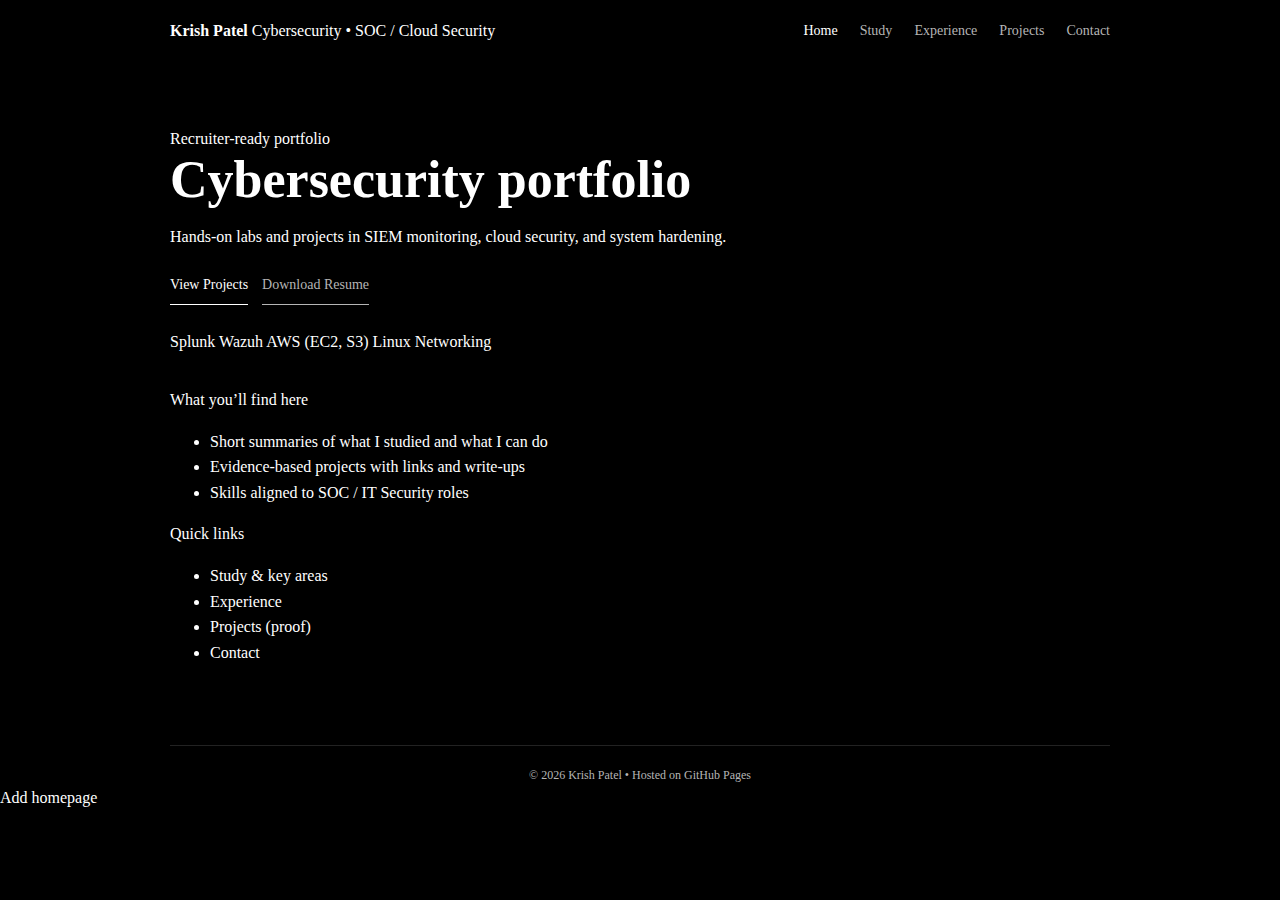
<file: index.html>
<!doctype html>
<html lang="en">
<head>
  <meta charset="utf-8" />
  <meta name="viewport" content="width=device-width,initial-scale=1" />
  <title>Krish Patel | Cybersecurity Portfolio</title>
  <link rel="stylesheet" href="assets/css/style.css" />
</head>
<body>
  <div class="container">

    <nav class="nav">
      <div class="brand">
        <strong>Krish Patel</strong>
        <span>Cybersecurity • SOC / Cloud Security</span>
      </div>
      <div class="navlinks">
        <a href="index.html">Home</a>
        <a href="studies.html">Study</a>
        <a href="experience.html">Experience</a>
        <a href="projects.html">Projects</a>
        <a href="contact.html">Contact</a>
      </div>
    </nav>

    <section class="hero">
      <div class="kicker">Recruiter-ready portfolio</div>
      <h1>Cybersecurity portfolio</h1>
      <p class="muted">
        Hands-on labs and projects in SIEM monitoring, cloud security, and system hardening.
      </p>

      <div class="cta">
        <a class="btn" href="projects.html">View Projects</a>
        <a class="btn secondary" href="assets/docs/Krish_Patel_Resume.pdf">Download Resume</a>
      </div>

      <div class="badges">
        <span class="badge">Splunk</span>
        <span class="badge">Wazuh</span>
        <span class="badge">AWS (EC2, S3)</span>
        <span class="badge">Linux</span>
        <span class="badge">Networking</span>
      </div>
    </section>

    <section class="grid">
      <div class="card half">
        <div class="smallcaps">What you’ll find here</div>
        <ul class="list">
          <li>Short summaries of what I studied and what I can do</li>
          <li>Evidence-based projects with links and write-ups</li>
          <li>Skills aligned to SOC / IT Security roles</li>
        </ul>
      </div>

      <div class="card half">
        <div class="smallcaps">Quick links</div>
        <ul class="list">
          <li><a href="studies.html">Study & key areas</a></li>
          <li><a href="experience.html">Experience</a></li>
          <li><a href="projects.html">Projects (proof)</a></li>
          <li><a href="contact.html">Contact</a></li>
        </ul>
      </div>
    </section>

    <div class="footer">
      © <span id="year"></span> Krish Patel • Hosted on GitHub Pages
    </div>

  </div>

  <script>
    document.getElementById("year").textContent = new Date().getFullYear();
  </script>
  <script src="assets/js/main.js"></script>
</body>
</html>
Add homepage
</file>
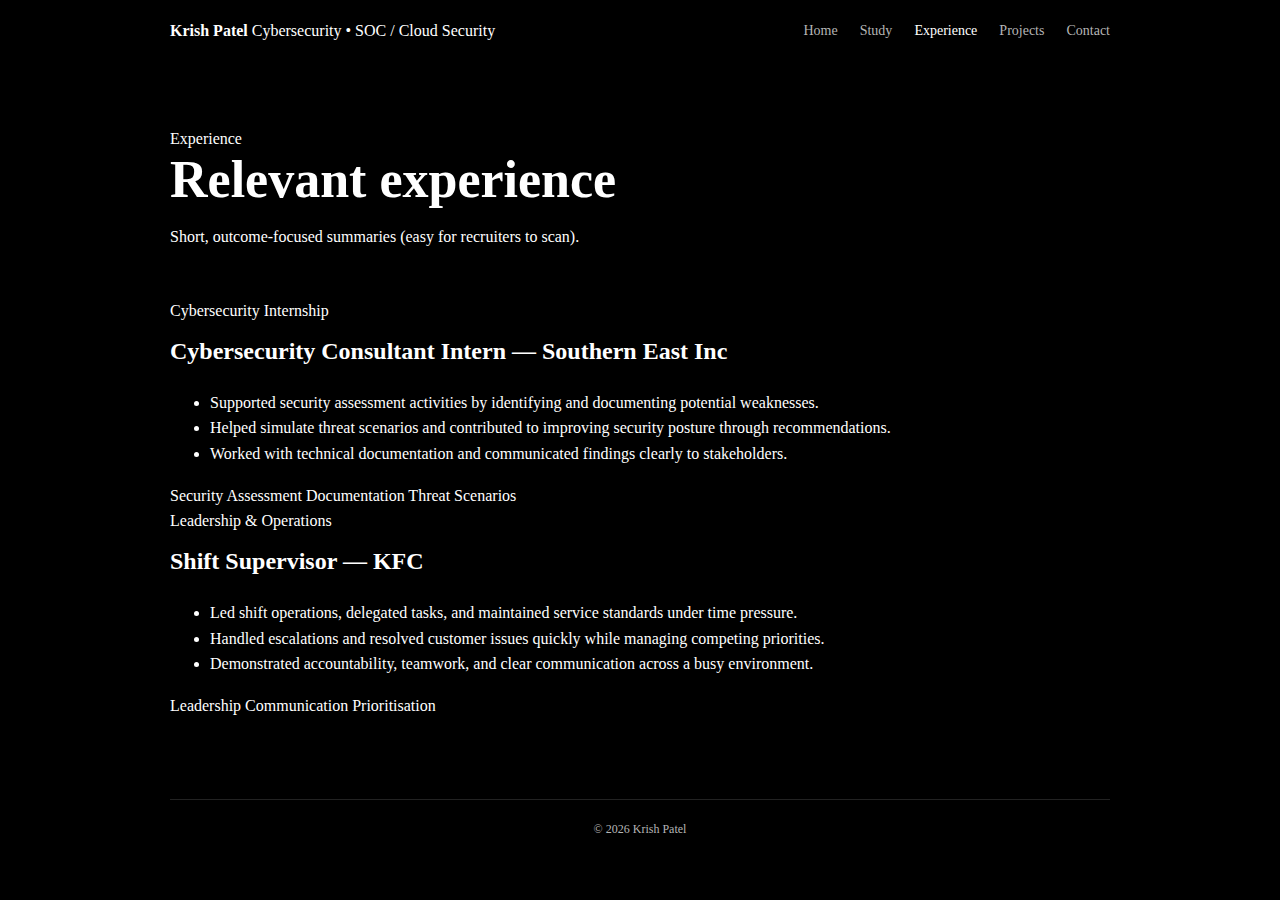
<file: experience.html>
<!doctype html>
<html lang="en">
<head>
  <meta charset="utf-8" />
  <meta name="viewport" content="width=device-width,initial-scale=1" />
  <title>Experience | Krish Patel</title>
  <link rel="stylesheet" href="assets/css/style.css" />
</head>
<body>
  <div class="container">
    <nav class="nav">
      <div class="brand">
        <strong>Krish Patel</strong>
        <span>Cybersecurity • SOC / Cloud Security</span>
      </div>
      <div class="navlinks">
        <a href="index.html">Home</a>
        <a href="studies.html">Study</a>
        <a href="experience.html">Experience</a>
        <a href="projects.html">Projects</a>
        <a href="contact.html">Contact</a>
      </div>
    </nav>

    <section class="hero">
      <div class="kicker">Experience</div>
      <h1>Relevant experience</h1>
      <p class="muted">Short, outcome-focused summaries (easy for recruiters to scan).</p>
    </section>

    <section class="grid">
      <div class="card">
        <div class="smallcaps">Cybersecurity Internship</div>
        <h2 style="margin-top:8px;">Cybersecurity Consultant Intern — Southern East Inc</h2>
        <ul class="list">
          <li>Supported security assessment activities by identifying and documenting potential weaknesses.</li>
          <li>Helped simulate threat scenarios and contributed to improving security posture through recommendations.</li>
          <li>Worked with technical documentation and communicated findings clearly to stakeholders.</li>
        </ul>
        <div class="badges">
          <span class="badge">Security Assessment</span>
          <span class="badge">Documentation</span>
          <span class="badge">Threat Scenarios</span>
        </div>
      </div>

      <div class="card">
        <div class="smallcaps">Leadership & Operations</div>
        <h2 style="margin-top:8px;">Shift Supervisor — KFC</h2>
        <ul class="list">
          <li>Led shift operations, delegated tasks, and maintained service standards under time pressure.</li>
          <li>Handled escalations and resolved customer issues quickly while managing competing priorities.</li>
          <li>Demonstrated accountability, teamwork, and clear communication across a busy environment.</li>
        </ul>
        <div class="badges">
          <span class="badge">Leadership</span>
          <span class="badge">Communication</span>
          <span class="badge">Prioritisation</span>
        </div>
      </div>
    </section>

    <div class="footer">© <span id="year"></span> Krish Patel</div>
  </div>

  <script>document.getElementById("year").textContent = new Date().getFullYear();</script>
  <script src="assets/js/main.js"></script>
</body>
</html>
</file>
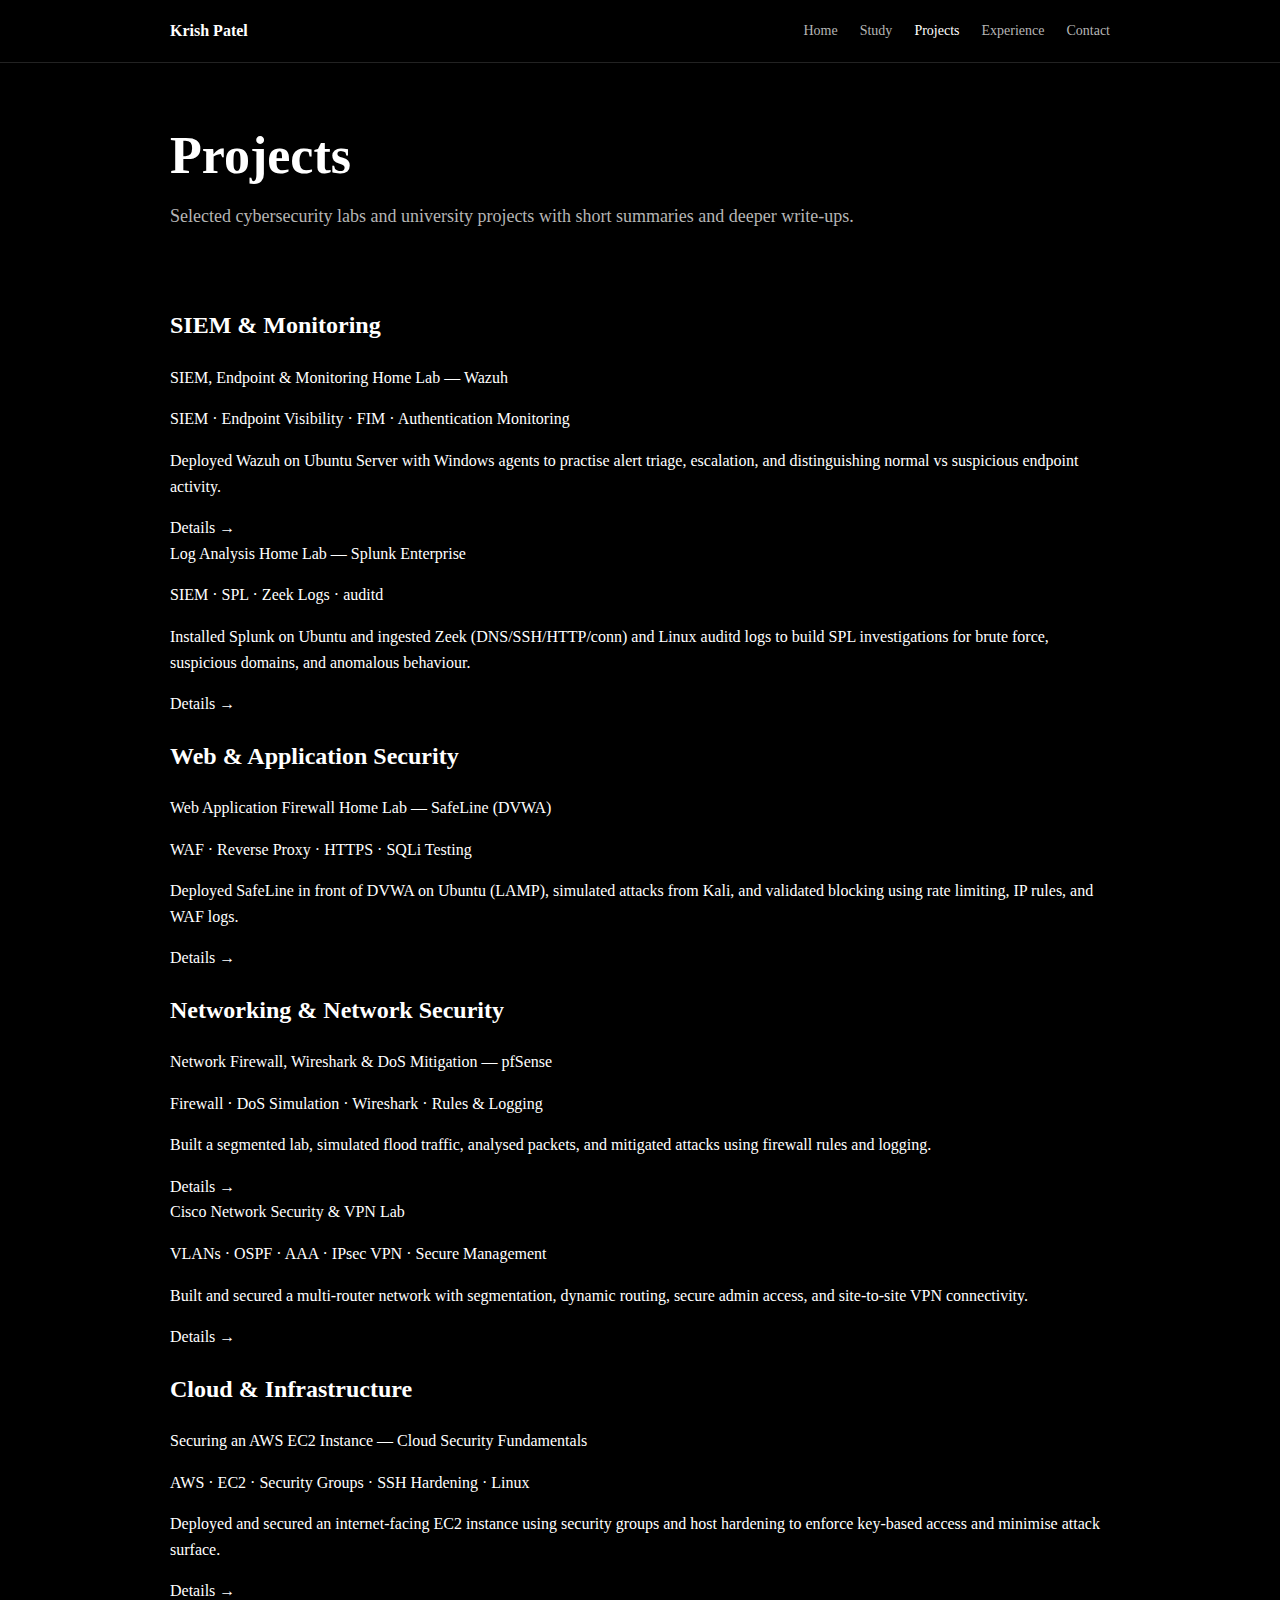
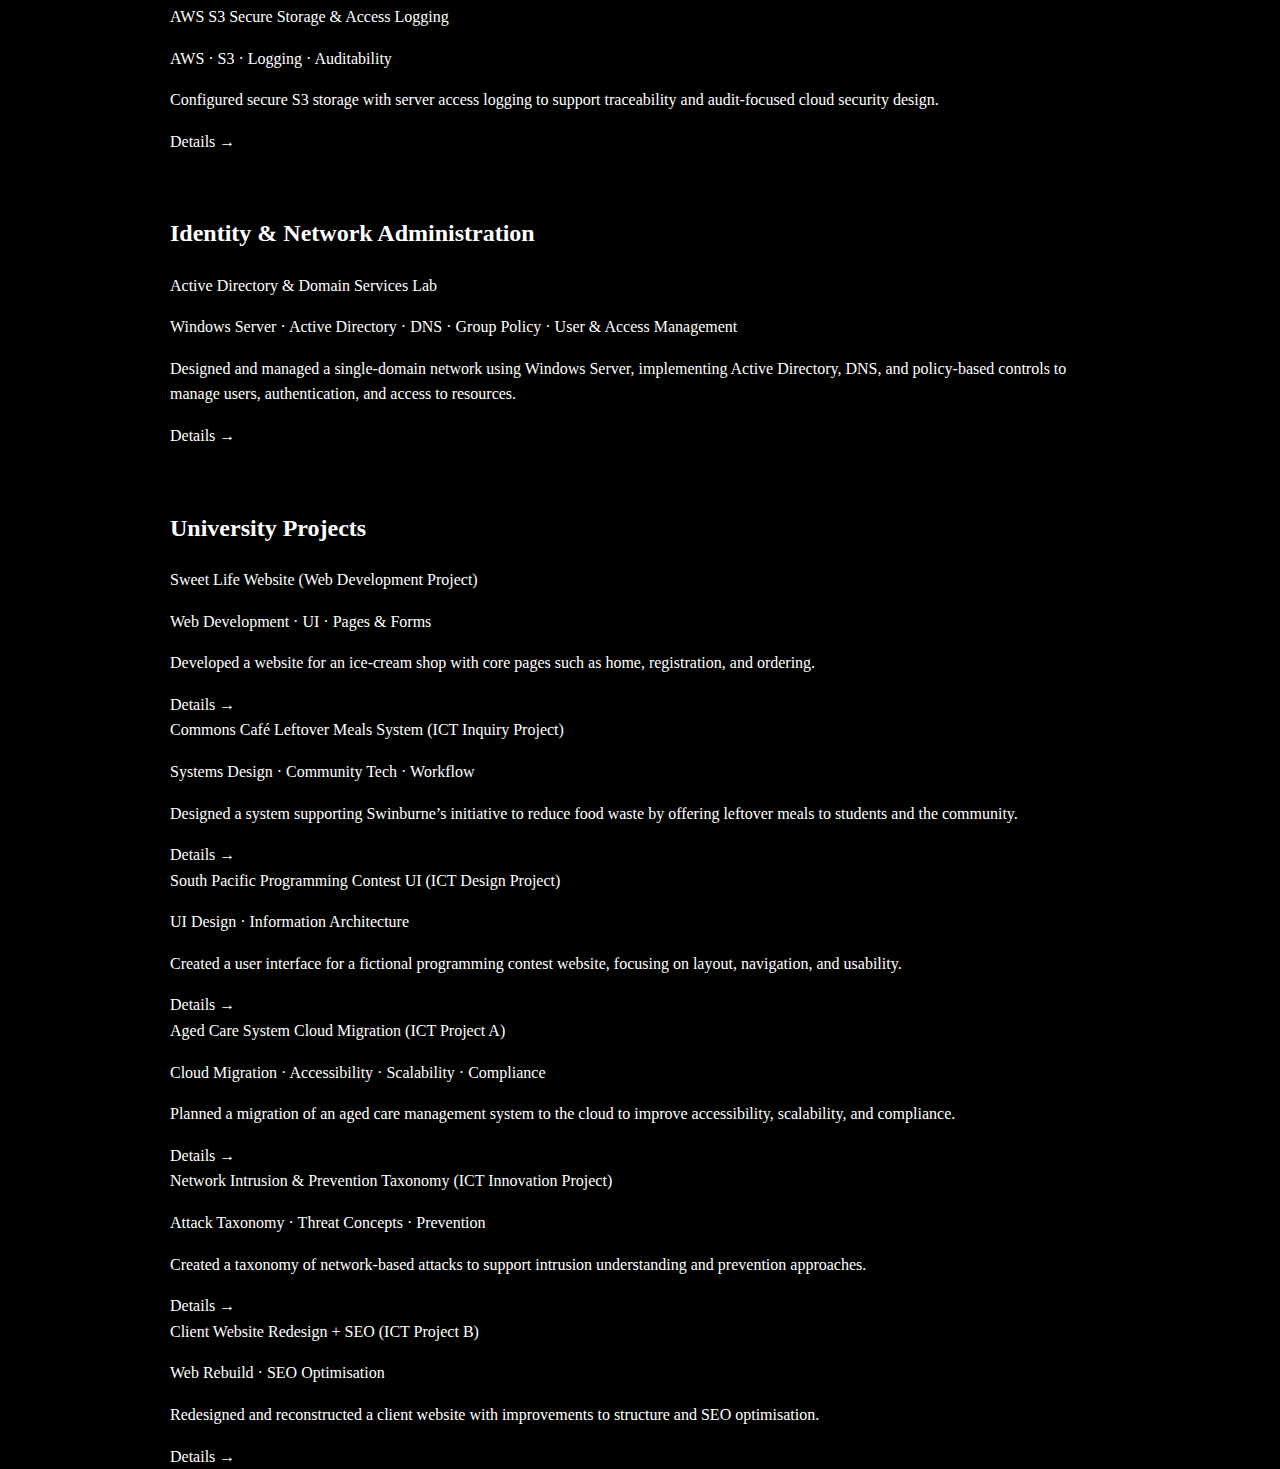
<file: projects.html>
<!doctype html>
<html lang="en">
<head>
  <meta charset="utf-8" />
  <meta name="viewport" content="width=device-width,initial-scale=1" />
  <title>Projects | Krish Patel</title>
<link rel="stylesheet" href="assets/css/style.css?v=reset1" />
</head>
<body>

  <div class="topbar">
    <div class="container">
      <nav class="nav">
        <div class="brand"><strong>Krish Patel</strong></div>
        <div class="navlinks">
          <a href="index.html">Home</a>
          <a href="studies.html">Study</a>
          <a href="projects.html" class="active">Projects</a>
          <a href="experience.html">Experience</a>
          <a href="contact.html">Contact</a>
        </div>
      </nav>
    </div>
  </div>

<main class="container projects-wide">
    <section class="hero">
      <h1>Projects</h1>
      <p class="subtitle">
        Selected cybersecurity labs and university projects with short summaries and deeper write-ups.
      </p>
    </section>

<!-- ROW 1: SIEM + Web -->
<section class="project-grid">

  <!-- LEFT COLUMN -->
  <div class="project-column">
    <h2>SIEM & Monitoring</h2>

    <div class="project-row">
      <div>
        <div class="project-title">SIEM, Endpoint & Monitoring Home Lab — Wazuh</div>
        <p class="project-meta">SIEM · Endpoint Visibility · FIM · Authentication Monitoring</p>
        <p class="project-desc">
          Deployed Wazuh on Ubuntu Server with Windows agents to practise alert triage, escalation, and distinguishing normal vs suspicious endpoint activity.
        </p>
      </div>
      <a class="details-link" href="projects/wazuh.html">Details →</a>
    </div>

    <div class="project-row">
      <div>
        <div class="project-title">Log Analysis Home Lab — Splunk Enterprise</div>
        <p class="project-meta">SIEM · SPL · Zeek Logs · auditd</p>
        <p class="project-desc">
          Installed Splunk on Ubuntu and ingested Zeek (DNS/SSH/HTTP/conn) and Linux auditd logs to build SPL investigations for brute force, suspicious domains, and anomalous behaviour.
        </p>
      </div>
      <a class="details-link" href="projects/splunk.html">Details →</a>
    </div>
  </div>

  <!-- RIGHT COLUMN -->
  <div class="project-column">
    <h2>Web & Application Security</h2>

    <div class="project-row">
      <div>
        <div class="project-title">Web Application Firewall Home Lab — SafeLine (DVWA)</div>
        <p class="project-meta">WAF · Reverse Proxy · HTTPS · SQLi Testing</p>
        <p class="project-desc">
          Deployed SafeLine in front of DVWA on Ubuntu (LAMP), simulated attacks from Kali, and validated blocking using rate limiting, IP rules, and WAF logs.
        </p>
      </div>
      <a class="details-link" href="projects/safeline-waf.html">Details →</a>
    </div>
  </div>

</section>

<!-- ROW 2: Networking (LEFT) + Cloud/Infrastructure (RIGHT) -->
<section class="project-grid">

  <!-- LEFT COLUMN -->
  <div class="project-column">
    <h2>Networking & Network Security</h2>

    <div class="project-row">
      <div>
        <div class="project-title">Network Firewall, Wireshark & DoS Mitigation — pfSense</div>
        <p class="project-meta">Firewall · DoS Simulation · Wireshark · Rules & Logging</p>
        <p class="project-desc">
          Built a segmented lab, simulated flood traffic, analysed packets, and mitigated attacks using firewall rules and logging.
        </p>
      </div>
      <a class="details-link" href="projects/pfsense-dos.html">Details →</a>
    </div>

    <div class="project-row">
      <div>
        <div class="project-title">Cisco Network Security & VPN Lab</div>
        <p class="project-meta">VLANs · OSPF · AAA · IPsec VPN · Secure Management</p>
        <p class="project-desc">
          Built and secured a multi-router network with segmentation, dynamic routing, secure admin access, and site-to-site VPN connectivity.
        </p>
      </div>
      <a class="details-link" href="projects/cisco-vpn.html">Details →</a>
    </div>
  </div>

  <!-- RIGHT COLUMN -->
  <div class="project-column">
    <h2>Cloud & Infrastructure</h2>

    <div class="project-row">
      <div>
        <div class="project-title">Securing an AWS EC2 Instance — Cloud Security Fundamentals</div>
        <p class="project-meta">AWS · EC2 · Security Groups · SSH Hardening · Linux</p>
        <p class="project-desc">
          Deployed and secured an internet-facing EC2 instance using security groups and host hardening to enforce key-based access and minimise attack surface.
        </p>
      </div>
      <a class="details-link" href="projects/ec2-hardening.html">Details →</a>
    </div>

    <div class="project-row">
      <div>
        <div class="project-title">AWS S3 Secure Storage & Access Logging</div>
        <p class="project-meta">AWS · S3 · Logging · Auditability</p>
        <p class="project-desc">
          Configured secure S3 storage with server access logging to support traceability and audit-focused cloud security design.
        </p>
      </div>
      <a class="details-link" href="projects/s3-logging.html">Details →</a>
    </div>
  </div>

</section>

  <!-- Identity & Network Administration -->
<section class="section" style="margin-top:60px;">
  <h2>Identity & Network Administration</h2>

  <div class="project-row">
    <div>
      <div class="project-title">Active Directory & Domain Services Lab</div>
      <p class="project-meta">Windows Server · Active Directory · DNS · Group Policy · User & Access Management</p>
      <p class="project-desc">
        Designed and managed a single-domain network using Windows Server, implementing Active Directory,
        DNS, and policy-based controls to manage users, authentication, and access to resources.
      </p>
    </div>
    <a class="details-link" href="projects/active-directory.html">Details →</a>
  </div>
</section>

<!-- University Projects (BOTTOM, full-width) -->
<section class="section" style="margin-top:60px;">
  <h2>University Projects</h2>

  <div class="project-row">
    <div>
      <div class="project-title">Sweet Life Website (Web Development Project)</div>
      <p class="project-meta">Web Development · UI · Pages & Forms</p>
      <p class="project-desc">
        Developed a website for an ice-cream shop with core pages such as home, registration, and ordering.
      </p>
    </div>
    <a class="details-link" href="projects/sweet-life-web.html">Details →</a>
  </div>

  <div class="project-row">
    <div>
      <div class="project-title">Commons Café Leftover Meals System (ICT Inquiry Project)</div>
      <p class="project-meta">Systems Design · Community Tech · Workflow</p>
      <p class="project-desc">
        Designed a system supporting Swinburne’s initiative to reduce food waste by offering leftover meals to students and the community.
      </p>
    </div>
    <a class="details-link" href="projects/commons-cafe.html">Details →</a>
  </div>

  <div class="project-row">
    <div>
      <div class="project-title">South Pacific Programming Contest UI (ICT Design Project)</div>
      <p class="project-meta">UI Design · Information Architecture</p>
      <p class="project-desc">
        Created a user interface for a fictional programming contest website, focusing on layout, navigation, and usability.
      </p>
    </div>
    <a class="details-link" href="projects/sppc-ui.html">Details →</a>
  </div>

  <div class="project-row">
    <div>
      <div class="project-title">Aged Care System Cloud Migration (ICT Project A)</div>
      <p class="project-meta">Cloud Migration · Accessibility · Scalability · Compliance</p>
      <p class="project-desc">
        Planned a migration of an aged care management system to the cloud to improve accessibility, scalability, and compliance.
      </p>
    </div>
    <a class="details-link" href="projects/aged-care-cloud.html">Details →</a>
  </div>

  <div class="project-row">
    <div>
      <div class="project-title">Network Intrusion & Prevention Taxonomy (ICT Innovation Project)</div>
      <p class="project-meta">Attack Taxonomy · Threat Concepts · Prevention</p>
      <p class="project-desc">
        Created a taxonomy of network-based attacks to support intrusion understanding and prevention approaches.
      </p>
    </div>
    <a class="details-link" href="projects/nip-taxonomy.html">Details →</a>
  </div>

  <div class="project-row">
    <div>
      <div class="project-title">Client Website Redesign + SEO (ICT Project B)</div>
      <p class="project-meta">Web Rebuild · SEO Optimisation</p>
      <p class="project-desc">
        Redesigned and reconstructed a client website with improvements to structure and SEO optimisation.
      </p>
    </div>
    <a class="details-link" href="projects/client-seo.html">Details →</a>
  </div>
</section>
</file>
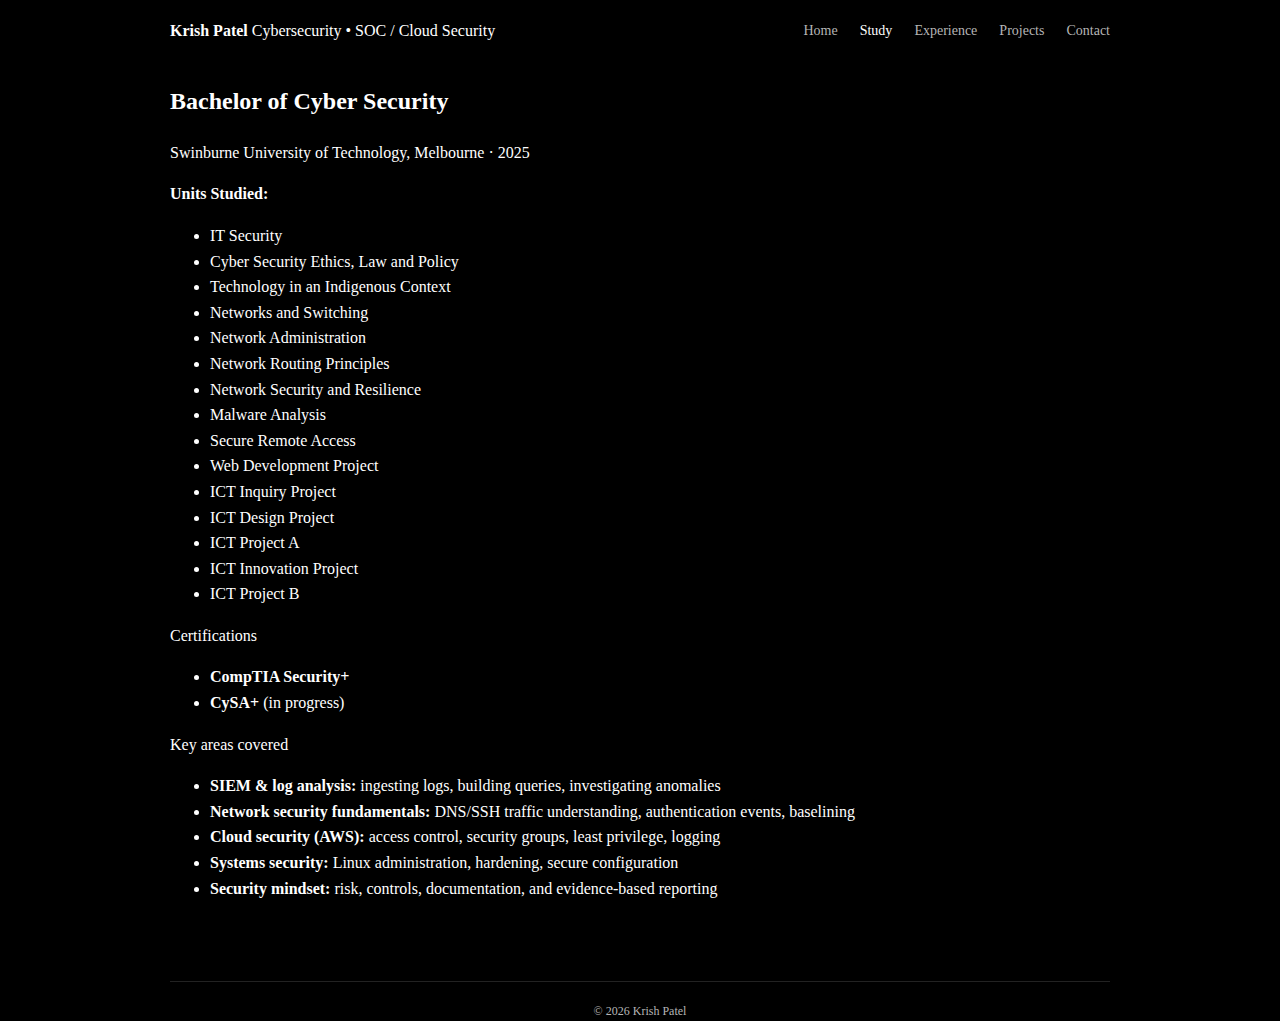
<file: studies.html>
<!doctype html>
<html lang="en">
<head>
  <meta charset="utf-8" />
  <meta name="viewport" content="width=device-width,initial-scale=1" />
  <title>Study | Krish Patel</title>
  <link rel="stylesheet" href="assets/css/style.css" />
</head>
<body>
  <div class="container">
    <nav class="nav">
      <div class="brand">
        <strong>Krish Patel</strong>
        <span>Cybersecurity • SOC / Cloud Security</span>
      </div>
      <div class="navlinks">
        <a href="index.html">Home</a>
        <a href="studies.html">Study</a>
        <a href="experience.html">Experience</a>
        <a href="projects.html">Projects</a>
        <a href="contact.html">Contact</a>
      </div>
    </nav>

    <h2>Bachelor of Cyber Security</h2>
<p class="muted">Swinburne University of Technology, Melbourne · 2025</p>

<p><strong>Units Studied:</strong></p>
<ul class="list">
  <li>IT Security</li>
  <li>Cyber Security Ethics, Law and Policy</li>
  <li>Technology in an Indigenous Context</li>
  <li>Networks and Switching</li>
  <li>Network Administration</li>
  <li>Network Routing Principles</li>
  <li>Network Security and Resilience</li>
  <li>Malware Analysis</li>
  <li>Secure Remote Access</li>
  <li>Web Development Project</li>
  <li>ICT Inquiry Project</li>
  <li>ICT Design Project</li>
  <li>ICT Project A</li>
  <li>ICT Innovation Project</li>
  <li>ICT Project B</li>
</ul>


      <div class="card half">
        <div class="smallcaps">Certifications</div>
        <ul class="list">
          <li><strong>CompTIA Security+</strong></li>
          <li><strong>CySA+</strong> (in progress)</li>
        </ul>
      </div>

      <div class="card">
        <div class="smallcaps">Key areas covered</div>
        <ul class="list">
          <li><strong>SIEM & log analysis:</strong> ingesting logs, building queries, investigating anomalies</li>
          <li><strong>Network security fundamentals:</strong> DNS/SSH traffic understanding, authentication events, baselining</li>
          <li><strong>Cloud security (AWS):</strong> access control, security groups, least privilege, logging</li>
          <li><strong>Systems security:</strong> Linux administration, hardening, secure configuration</li>
          <li><strong>Security mindset:</strong> risk, controls, documentation, and evidence-based reporting</li>
        </ul>
      </div>
    </section>

    <div class="footer">© <span id="year"></span> Krish Patel</div>
  </div>

  <script>document.getElementById("year").textContent = new Date().getFullYear();</script>
  <script src="assets/js/main.js"></script>
</body>
</html>
</file>
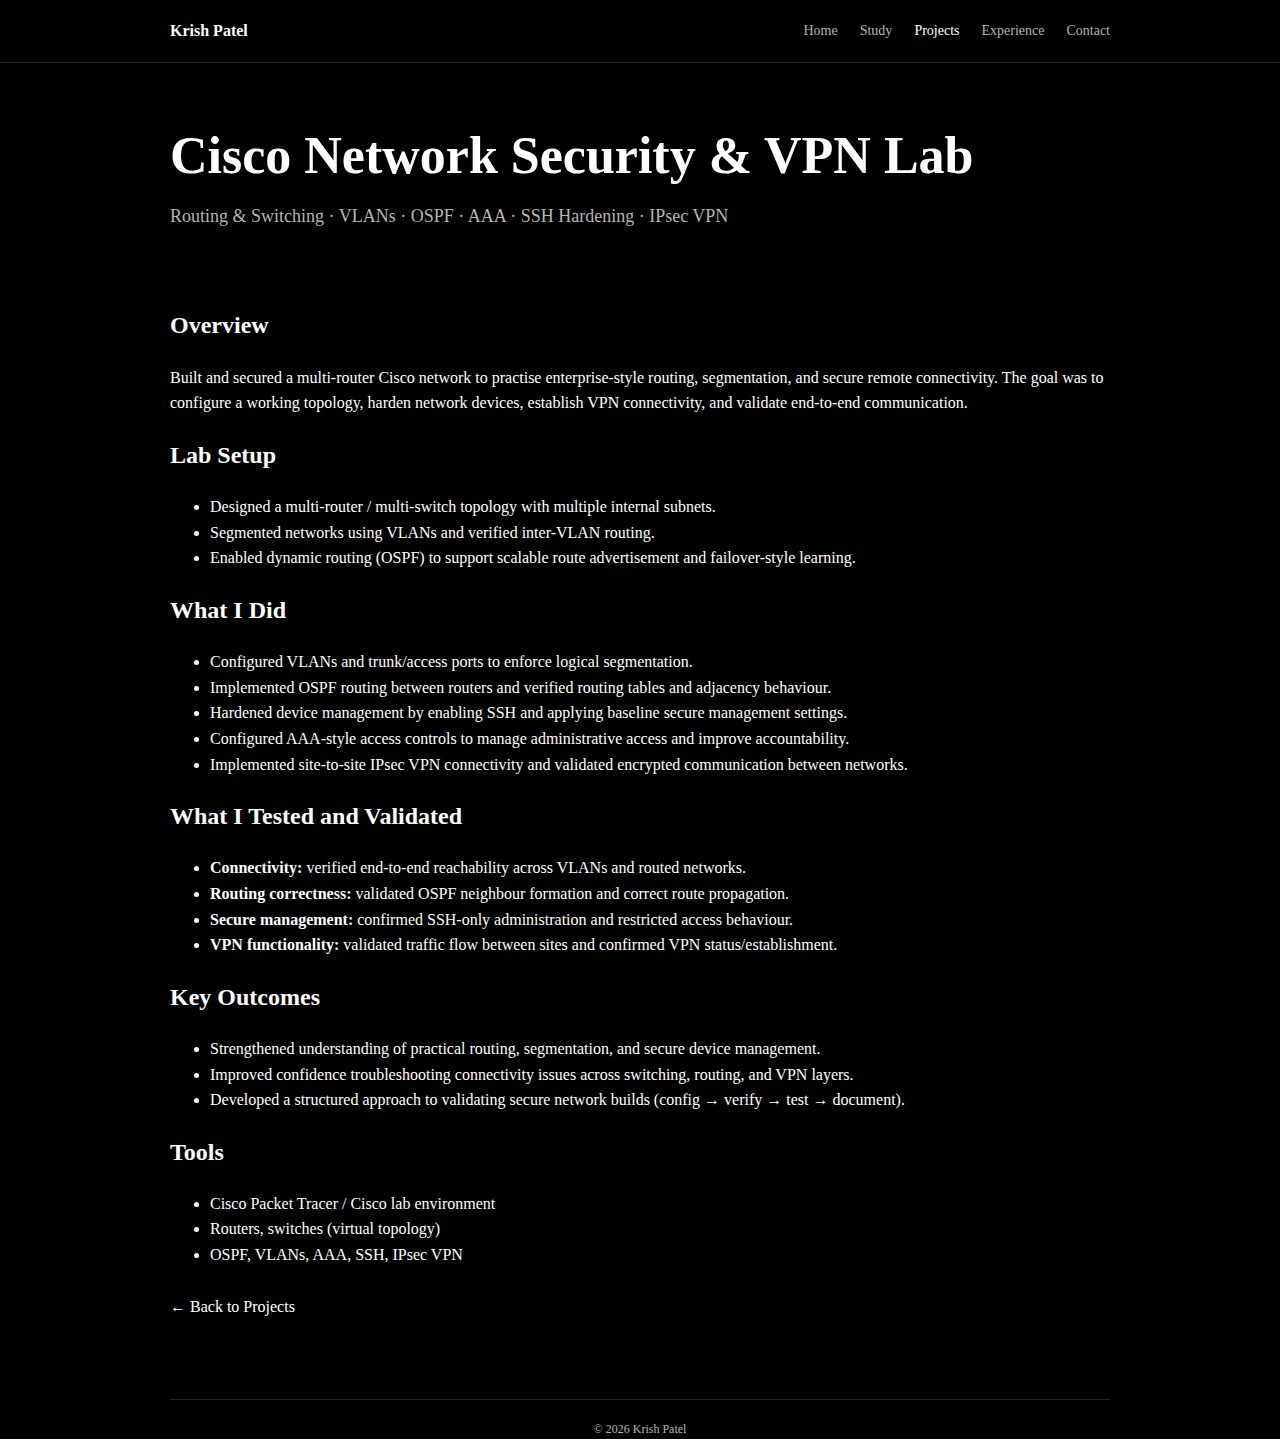
<file: projects/cisco-vpn.html>
<!-- File: projects/cisco-vpn.html -->
<!doctype html>
<html lang="en">
<head>
  <meta charset="utf-8" />
  <meta name="viewport" content="width=device-width,initial-scale=1" />
  <title>Cisco Network Security & VPN Lab | Krish Patel</title>
  <link rel="stylesheet" href="../assets/css/style.css?v=reset1" />
</head>
<body>

  <div class="topbar">
    <div class="container">
      <nav class="nav">
        <div class="brand"><strong>Krish Patel</strong></div>
        <div class="navlinks">
          <a href="../index.html">Home</a>
          <a href="../studies.html">Study</a>
          <a href="../projects.html" class="active">Projects</a>
          <a href="../experience.html">Experience</a>
          <a href="../contact.html">Contact</a>
        </div>
      </nav>
    </div>
  </div>

  <main class="container">
    <section class="hero">
      <h1>Cisco Network Security & VPN Lab</h1>
      <p class="subtitle">Routing & Switching · VLANs · OSPF · AAA · SSH Hardening · IPsec VPN</p>
    </section>

    <section class="section">
      <h2>Overview</h2>
      <p class="project-desc">
        Built and secured a multi-router Cisco network to practise enterprise-style routing, segmentation, and secure remote connectivity.
        The goal was to configure a working topology, harden network devices, establish VPN connectivity, and validate end-to-end communication.
      </p>

      <h2>Lab Setup</h2>
      <ul class="list">
        <li>Designed a multi-router / multi-switch topology with multiple internal subnets.</li>
        <li>Segmented networks using VLANs and verified inter-VLAN routing.</li>
        <li>Enabled dynamic routing (OSPF) to support scalable route advertisement and failover-style learning.</li>
      </ul>

      <h2>What I Did</h2>
      <ul class="list">
        <li>Configured VLANs and trunk/access ports to enforce logical segmentation.</li>
        <li>Implemented OSPF routing between routers and verified routing tables and adjacency behaviour.</li>
        <li>Hardened device management by enabling SSH and applying baseline secure management settings.</li>
        <li>Configured AAA-style access controls to manage administrative access and improve accountability.</li>
        <li>Implemented site-to-site IPsec VPN connectivity and validated encrypted communication between networks.</li>
      </ul>

      <h2>What I Tested and Validated</h2>
      <ul class="list">
        <li><strong>Connectivity:</strong> verified end-to-end reachability across VLANs and routed networks.</li>
        <li><strong>Routing correctness:</strong> validated OSPF neighbour formation and correct route propagation.</li>
        <li><strong>Secure management:</strong> confirmed SSH-only administration and restricted access behaviour.</li>
        <li><strong>VPN functionality:</strong> validated traffic flow between sites and confirmed VPN status/establishment.</li>
      </ul>

      <h2>Key Outcomes</h2>
      <ul class="list">
        <li>Strengthened understanding of practical routing, segmentation, and secure device management.</li>
        <li>Improved confidence troubleshooting connectivity issues across switching, routing, and VPN layers.</li>
        <li>Developed a structured approach to validating secure network builds (config → verify → test → document).</li>
      </ul>

      <h2>Tools</h2>
      <ul class="list">
        <li>Cisco Packet Tracer / Cisco lab environment</li>
        <li>Routers, switches (virtual topology)</li>
        <li>OSPF, VLANs, AAA, SSH, IPsec VPN</li>
      </ul>

      <p style="margin-top:26px;">
        <a class="details-link" href="../projects.html">← Back to Projects</a>
      </p>
    </section>

    <div class="footer">© <span id="year"></span> Krish Patel</div>
  </main>

  <script>document.getElementById("year").textContent = new Date().getFullYear();</script>
</body>
</html>
</file>
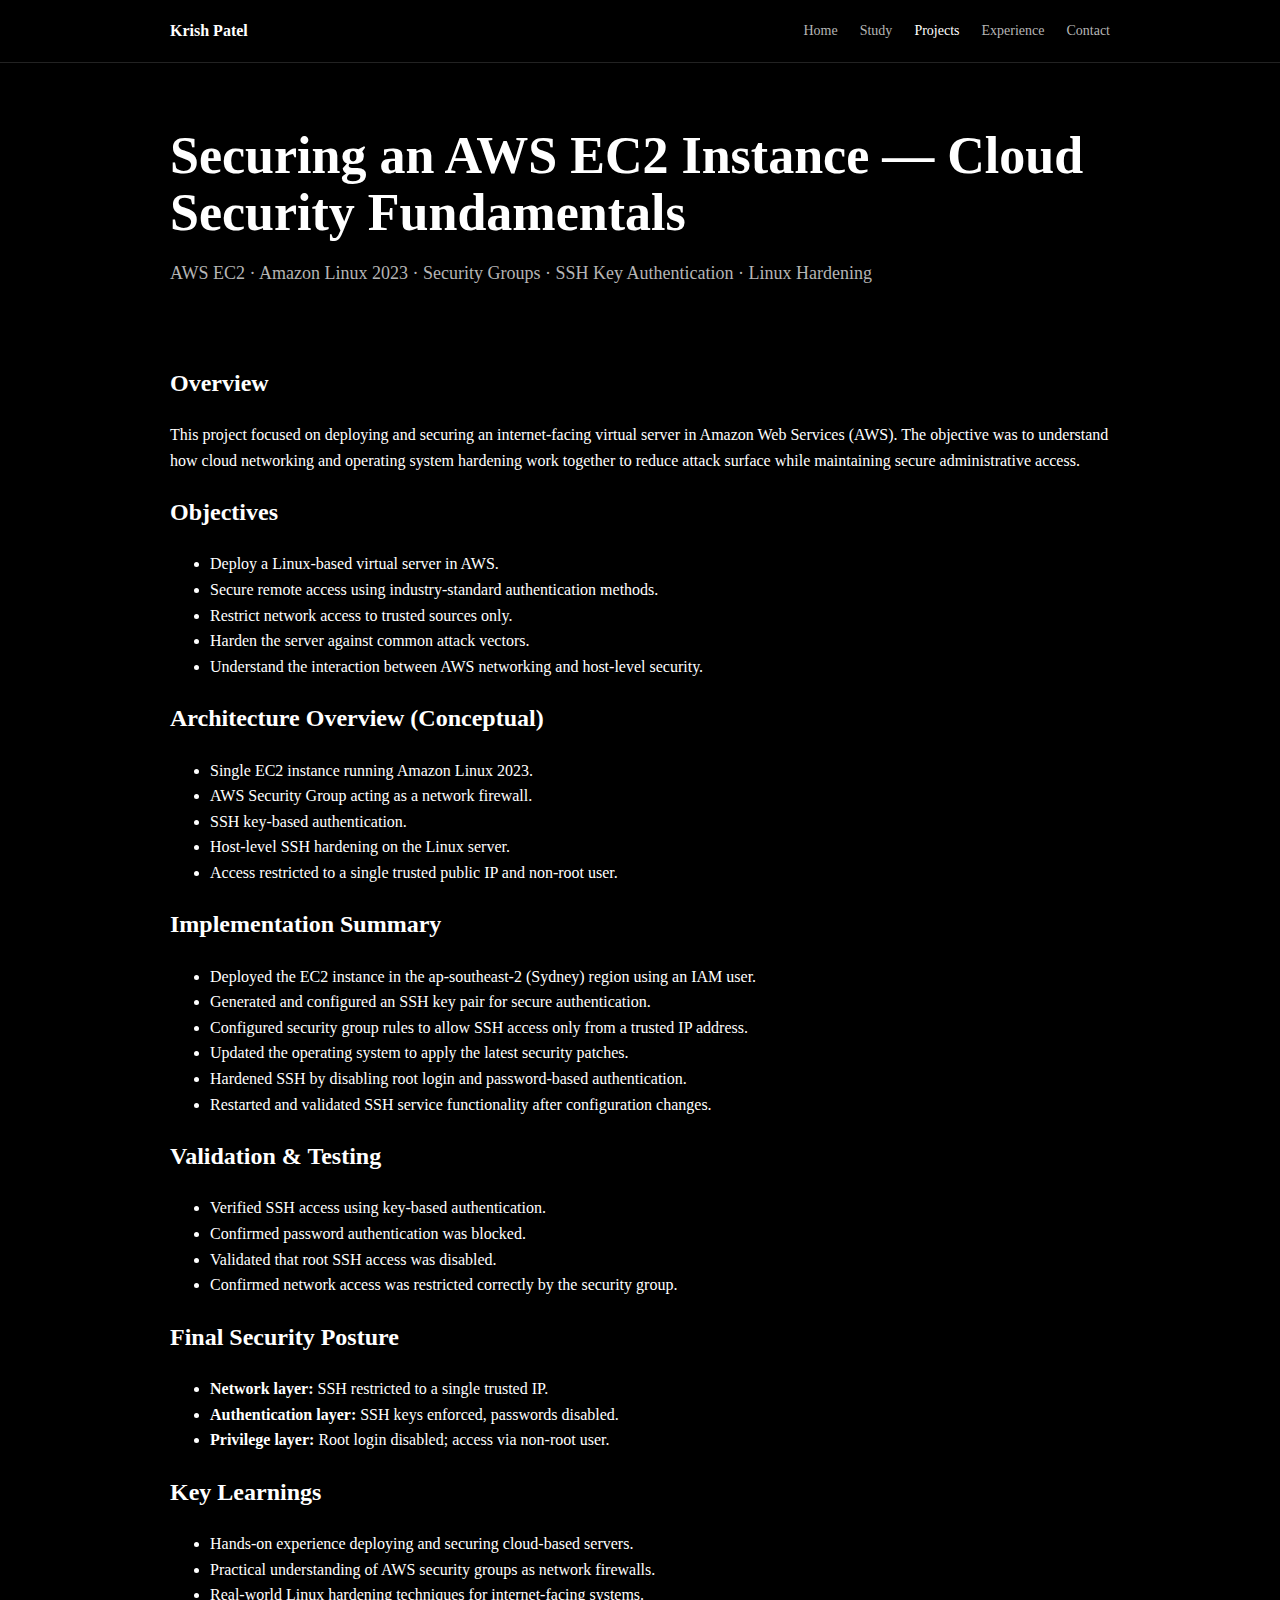
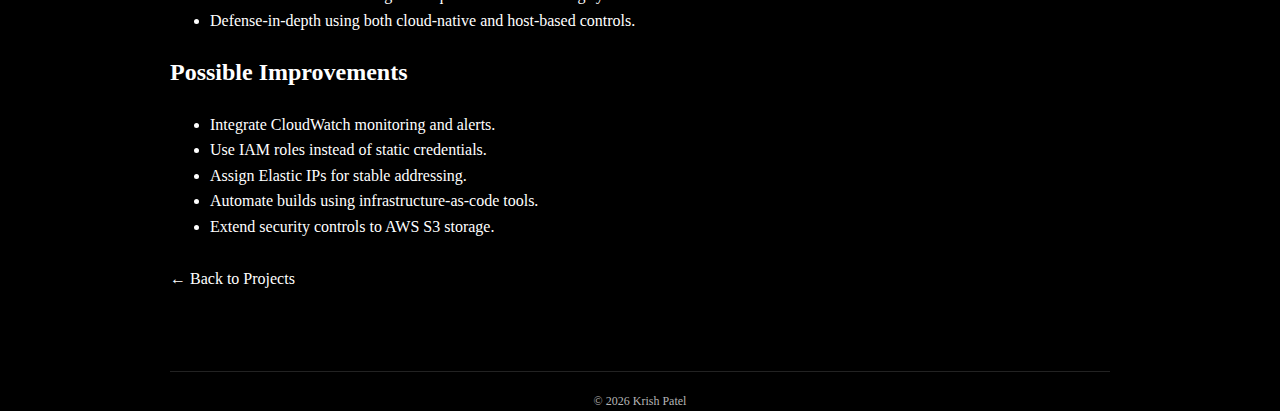
<file: projects/ec2-hardening.html>
<!-- File: projects/ec2-hardening.html -->
<!doctype html>
<html lang="en">
<head>
  <meta charset="utf-8" />
  <meta name="viewport" content="width=device-width,initial-scale=1" />
  <title>AWS EC2 Security Hardening | Krish Patel</title>
  <link rel="stylesheet" href="../assets/css/style.css?v=reset1" />
</head>
<body>

  <div class="topbar">
    <div class="container">
      <nav class="nav">
        <div class="brand"><strong>Krish Patel</strong></div>
        <div class="navlinks">
          <a href="../index.html">Home</a>
          <a href="../studies.html">Study</a>
          <a href="../projects.html" class="active">Projects</a>
          <a href="../experience.html">Experience</a>
          <a href="../contact.html">Contact</a>
        </div>
      </nav>
    </div>
  </div>

  <main class="container">
    <section class="hero">
      <h1>Securing an AWS EC2 Instance — Cloud Security Fundamentals</h1>
      <p class="subtitle">
        AWS EC2 · Amazon Linux 2023 · Security Groups · SSH Key Authentication · Linux Hardening
      </p>
    </section>

    <section class="section">
      <h2>Overview</h2>
      <p class="project-desc">
        This project focused on deploying and securing an internet-facing virtual server in Amazon Web Services (AWS).
        The objective was to understand how cloud networking and operating system hardening work together to reduce
        attack surface while maintaining secure administrative access.
      </p>

      <h2>Objectives</h2>
      <ul class="list">
        <li>Deploy a Linux-based virtual server in AWS.</li>
        <li>Secure remote access using industry-standard authentication methods.</li>
        <li>Restrict network access to trusted sources only.</li>
        <li>Harden the server against common attack vectors.</li>
        <li>Understand the interaction between AWS networking and host-level security.</li>
      </ul>

      <h2>Architecture Overview (Conceptual)</h2>
      <ul class="list">
        <li>Single EC2 instance running Amazon Linux 2023.</li>
        <li>AWS Security Group acting as a network firewall.</li>
        <li>SSH key-based authentication.</li>
        <li>Host-level SSH hardening on the Linux server.</li>
        <li>Access restricted to a single trusted public IP and non-root user.</li>
      </ul>

      <h2>Implementation Summary</h2>
      <ul class="list">
        <li>Deployed the EC2 instance in the ap-southeast-2 (Sydney) region using an IAM user.</li>
        <li>Generated and configured an SSH key pair for secure authentication.</li>
        <li>Configured security group rules to allow SSH access only from a trusted IP address.</li>
        <li>Updated the operating system to apply the latest security patches.</li>
        <li>Hardened SSH by disabling root login and password-based authentication.</li>
        <li>Restarted and validated SSH service functionality after configuration changes.</li>
      </ul>

      <h2>Validation & Testing</h2>
      <ul class="list">
        <li>Verified SSH access using key-based authentication.</li>
        <li>Confirmed password authentication was blocked.</li>
        <li>Validated that root SSH access was disabled.</li>
        <li>Confirmed network access was restricted correctly by the security group.</li>
      </ul>

      <h2>Final Security Posture</h2>
      <ul class="list">
        <li><strong>Network layer:</strong> SSH restricted to a single trusted IP.</li>
        <li><strong>Authentication layer:</strong> SSH keys enforced, passwords disabled.</li>
        <li><strong>Privilege layer:</strong> Root login disabled; access via non-root user.</li>
      </ul>

      <h2>Key Learnings</h2>
      <ul class="list">
        <li>Hands-on experience deploying and securing cloud-based servers.</li>
        <li>Practical understanding of AWS security groups as network firewalls.</li>
        <li>Real-world Linux hardening techniques for internet-facing systems.</li>
        <li>Defense-in-depth using both cloud-native and host-based controls.</li>
      </ul>

      <h2>Possible Improvements</h2>
      <ul class="list">
        <li>Integrate CloudWatch monitoring and alerts.</li>
        <li>Use IAM roles instead of static credentials.</li>
        <li>Assign Elastic IPs for stable addressing.</li>
        <li>Automate builds using infrastructure-as-code tools.</li>
        <li>Extend security controls to AWS S3 storage.</li>
      </ul>

      <p style="margin-top:26px;">
        <a class="details-link" href="../projects.html">← Back to Projects</a>
      </p>
    </section>

    <div class="footer">© <span id="year"></span> Krish Patel</div>
  </main>

  <script>document.getElementById("year").textContent = new Date().getFullYear();</script>
</body>
</html>
</file>
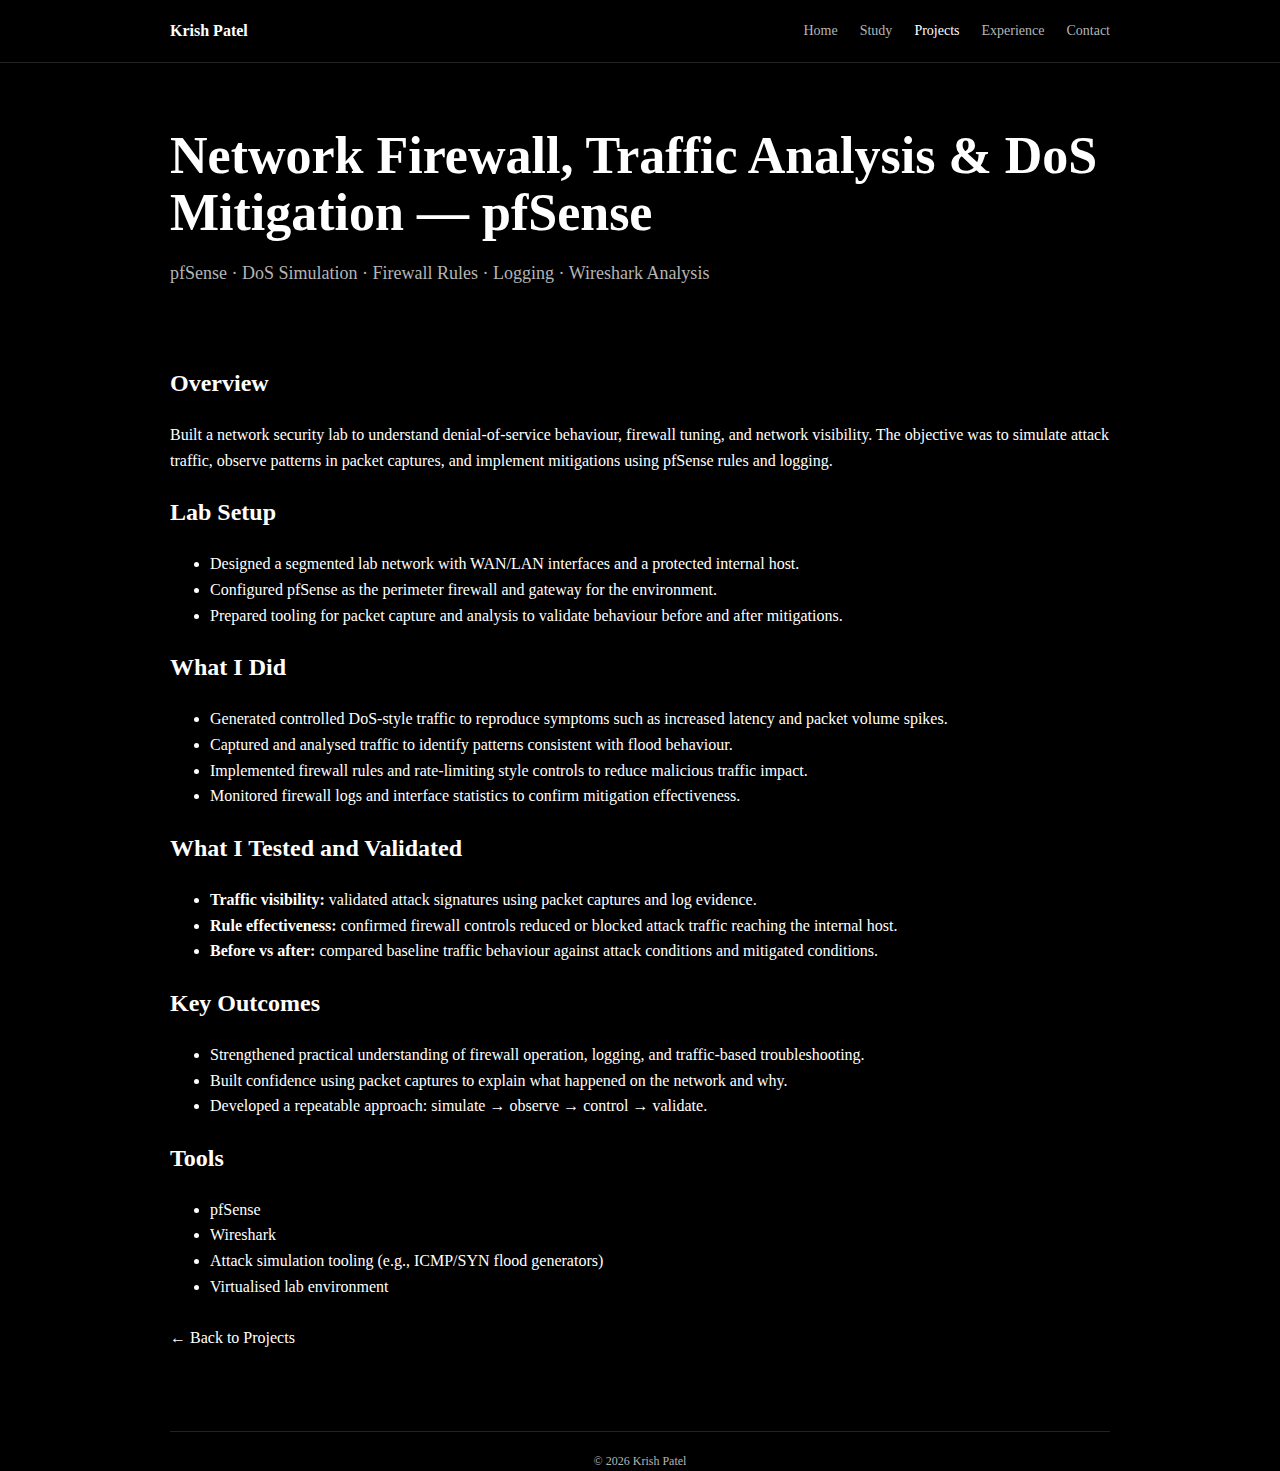
<file: projects/pfsense-dos.html>
<!-- File: projects/pfsense-dos.html -->
<!doctype html>
<html lang="en">
<head>
  <meta charset="utf-8" />
  <meta name="viewport" content="width=device-width,initial-scale=1" />
  <title>pfSense DoS Mitigation Lab | Krish Patel</title>
  <link rel="stylesheet" href="../assets/css/style.css?v=reset1" />
</head>
<body>

  <div class="topbar">
    <div class="container">
      <nav class="nav">
        <div class="brand"><strong>Krish Patel</strong></div>
        <div class="navlinks">
          <a href="../index.html">Home</a>
          <a href="../studies.html">Study</a>
          <a href="../projects.html" class="active">Projects</a>
          <a href="../experience.html">Experience</a>
          <a href="../contact.html">Contact</a>
        </div>
      </nav>
    </div>
  </div>

  <main class="container">
    <section class="hero">
      <h1>Network Firewall, Traffic Analysis & DoS Mitigation — pfSense</h1>
      <p class="subtitle">pfSense · DoS Simulation · Firewall Rules · Logging · Wireshark Analysis</p>
    </section>

    <section class="section">
      <h2>Overview</h2>
      <p class="project-desc">
        Built a network security lab to understand denial-of-service behaviour, firewall tuning, and network visibility.
        The objective was to simulate attack traffic, observe patterns in packet captures, and implement mitigations using pfSense rules and logging.
      </p>

      <h2>Lab Setup</h2>
      <ul class="list">
        <li>Designed a segmented lab network with WAN/LAN interfaces and a protected internal host.</li>
        <li>Configured pfSense as the perimeter firewall and gateway for the environment.</li>
        <li>Prepared tooling for packet capture and analysis to validate behaviour before and after mitigations.</li>
      </ul>

      <h2>What I Did</h2>
      <ul class="list">
        <li>Generated controlled DoS-style traffic to reproduce symptoms such as increased latency and packet volume spikes.</li>
        <li>Captured and analysed traffic to identify patterns consistent with flood behaviour.</li>
        <li>Implemented firewall rules and rate-limiting style controls to reduce malicious traffic impact.</li>
        <li>Monitored firewall logs and interface statistics to confirm mitigation effectiveness.</li>
      </ul>

      <h2>What I Tested and Validated</h2>
      <ul class="list">
        <li><strong>Traffic visibility:</strong> validated attack signatures using packet captures and log evidence.</li>
        <li><strong>Rule effectiveness:</strong> confirmed firewall controls reduced or blocked attack traffic reaching the internal host.</li>
        <li><strong>Before vs after:</strong> compared baseline traffic behaviour against attack conditions and mitigated conditions.</li>
      </ul>

      <h2>Key Outcomes</h2>
      <ul class="list">
        <li>Strengthened practical understanding of firewall operation, logging, and traffic-based troubleshooting.</li>
        <li>Built confidence using packet captures to explain what happened on the network and why.</li>
        <li>Developed a repeatable approach: simulate → observe → control → validate.</li>
      </ul>

      <h2>Tools</h2>
      <ul class="list">
        <li>pfSense</li>
        <li>Wireshark</li>
        <li>Attack simulation tooling (e.g., ICMP/SYN flood generators)</li>
        <li>Virtualised lab environment</li>
      </ul>

      <p style="margin-top:26px;">
        <a class="details-link" href="../projects.html">← Back to Projects</a>
      </p>
    </section>

    <div class="footer">© <span id="year"></span> Krish Patel</div>
  </main>

  <script>document.getElementById("year").textContent = new Date().getFullYear();</script>
</body>
</html>
</file>
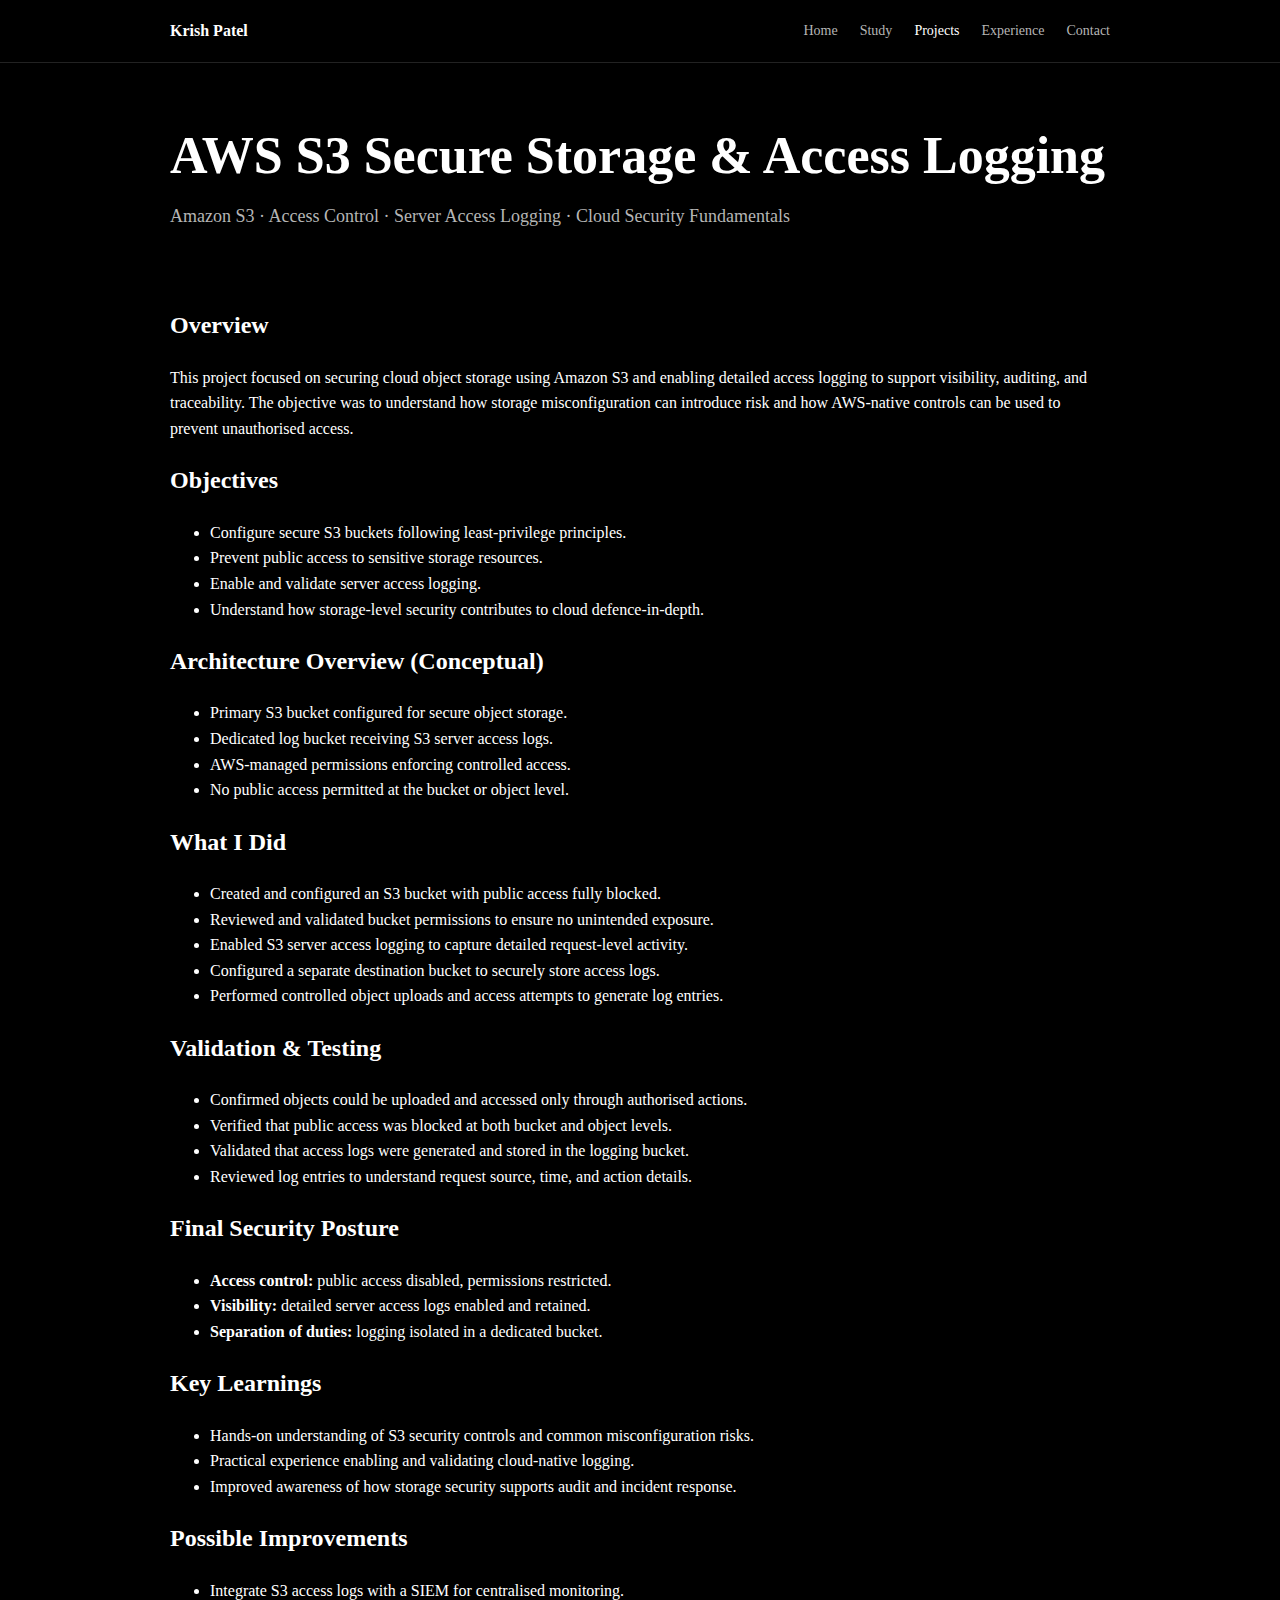
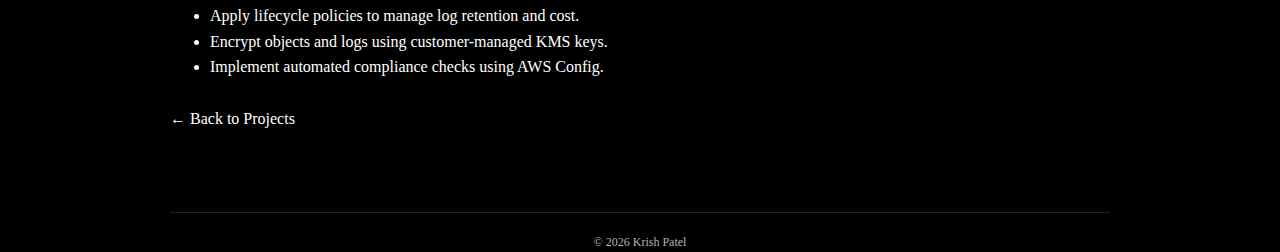
<file: projects/s3-logging.html>
<!-- File: projects/s3-logging.html -->
<!doctype html>
<html lang="en">
<head>
  <meta charset="utf-8" />
  <meta name="viewport" content="width=device-width,initial-scale=1" />
  <title>AWS S3 Security & Access Logging | Krish Patel</title>
  <link rel="stylesheet" href="../assets/css/style.css?v=reset1" />
</head>
<body>

  <div class="topbar">
    <div class="container">
      <nav class="nav">
        <div class="brand"><strong>Krish Patel</strong></div>
        <div class="navlinks">
          <a href="../index.html">Home</a>
          <a href="../studies.html">Study</a>
          <a href="../projects.html" class="active">Projects</a>
          <a href="../experience.html">Experience</a>
          <a href="../contact.html">Contact</a>
        </div>
      </nav>
    </div>
  </div>

  <main class="container">
    <section class="hero">
      <h1>AWS S3 Secure Storage & Access Logging</h1>
      <p class="subtitle">
        Amazon S3 · Access Control · Server Access Logging · Cloud Security Fundamentals
      </p>
    </section>

    <section class="section">
      <h2>Overview</h2>
      <p class="project-desc">
        This project focused on securing cloud object storage using Amazon S3 and enabling detailed access logging
        to support visibility, auditing, and traceability. The objective was to understand how storage misconfiguration
        can introduce risk and how AWS-native controls can be used to prevent unauthorised access.
      </p>

      <h2>Objectives</h2>
      <ul class="list">
        <li>Configure secure S3 buckets following least-privilege principles.</li>
        <li>Prevent public access to sensitive storage resources.</li>
        <li>Enable and validate server access logging.</li>
        <li>Understand how storage-level security contributes to cloud defence-in-depth.</li>
      </ul>

      <h2>Architecture Overview (Conceptual)</h2>
      <ul class="list">
        <li>Primary S3 bucket configured for secure object storage.</li>
        <li>Dedicated log bucket receiving S3 server access logs.</li>
        <li>AWS-managed permissions enforcing controlled access.</li>
        <li>No public access permitted at the bucket or object level.</li>
      </ul>

      <h2>What I Did</h2>
      <ul class="list">
        <li>Created and configured an S3 bucket with public access fully blocked.</li>
        <li>Reviewed and validated bucket permissions to ensure no unintended exposure.</li>
        <li>Enabled S3 server access logging to capture detailed request-level activity.</li>
        <li>Configured a separate destination bucket to securely store access logs.</li>
        <li>Performed controlled object uploads and access attempts to generate log entries.</li>
      </ul>

      <h2>Validation & Testing</h2>
      <ul class="list">
        <li>Confirmed objects could be uploaded and accessed only through authorised actions.</li>
        <li>Verified that public access was blocked at both bucket and object levels.</li>
        <li>Validated that access logs were generated and stored in the logging bucket.</li>
        <li>Reviewed log entries to understand request source, time, and action details.</li>
      </ul>

      <h2>Final Security Posture</h2>
      <ul class="list">
        <li><strong>Access control:</strong> public access disabled, permissions restricted.</li>
        <li><strong>Visibility:</strong> detailed server access logs enabled and retained.</li>
        <li><strong>Separation of duties:</strong> logging isolated in a dedicated bucket.</li>
      </ul>

      <h2>Key Learnings</h2>
      <ul class="list">
        <li>Hands-on understanding of S3 security controls and common misconfiguration risks.</li>
        <li>Practical experience enabling and validating cloud-native logging.</li>
        <li>Improved awareness of how storage security supports audit and incident response.</li>
      </ul>

      <h2>Possible Improvements</h2>
      <ul class="list">
        <li>Integrate S3 access logs with a SIEM for centralised monitoring.</li>
        <li>Apply lifecycle policies to manage log retention and cost.</li>
        <li>Encrypt objects and logs using customer-managed KMS keys.</li>
        <li>Implement automated compliance checks using AWS Config.</li>
      </ul>

      <p style="margin-top:26px;">
        <a class="details-link" href="../projects.html">← Back to Projects</a>
      </p>
    </section>

    <div class="footer">© <span id="year"></span> Krish Patel</div>
  </main>

  <script>document.getElementById("year").textContent = new Date().getFullYear();</script>
</body>
</html>
</file>
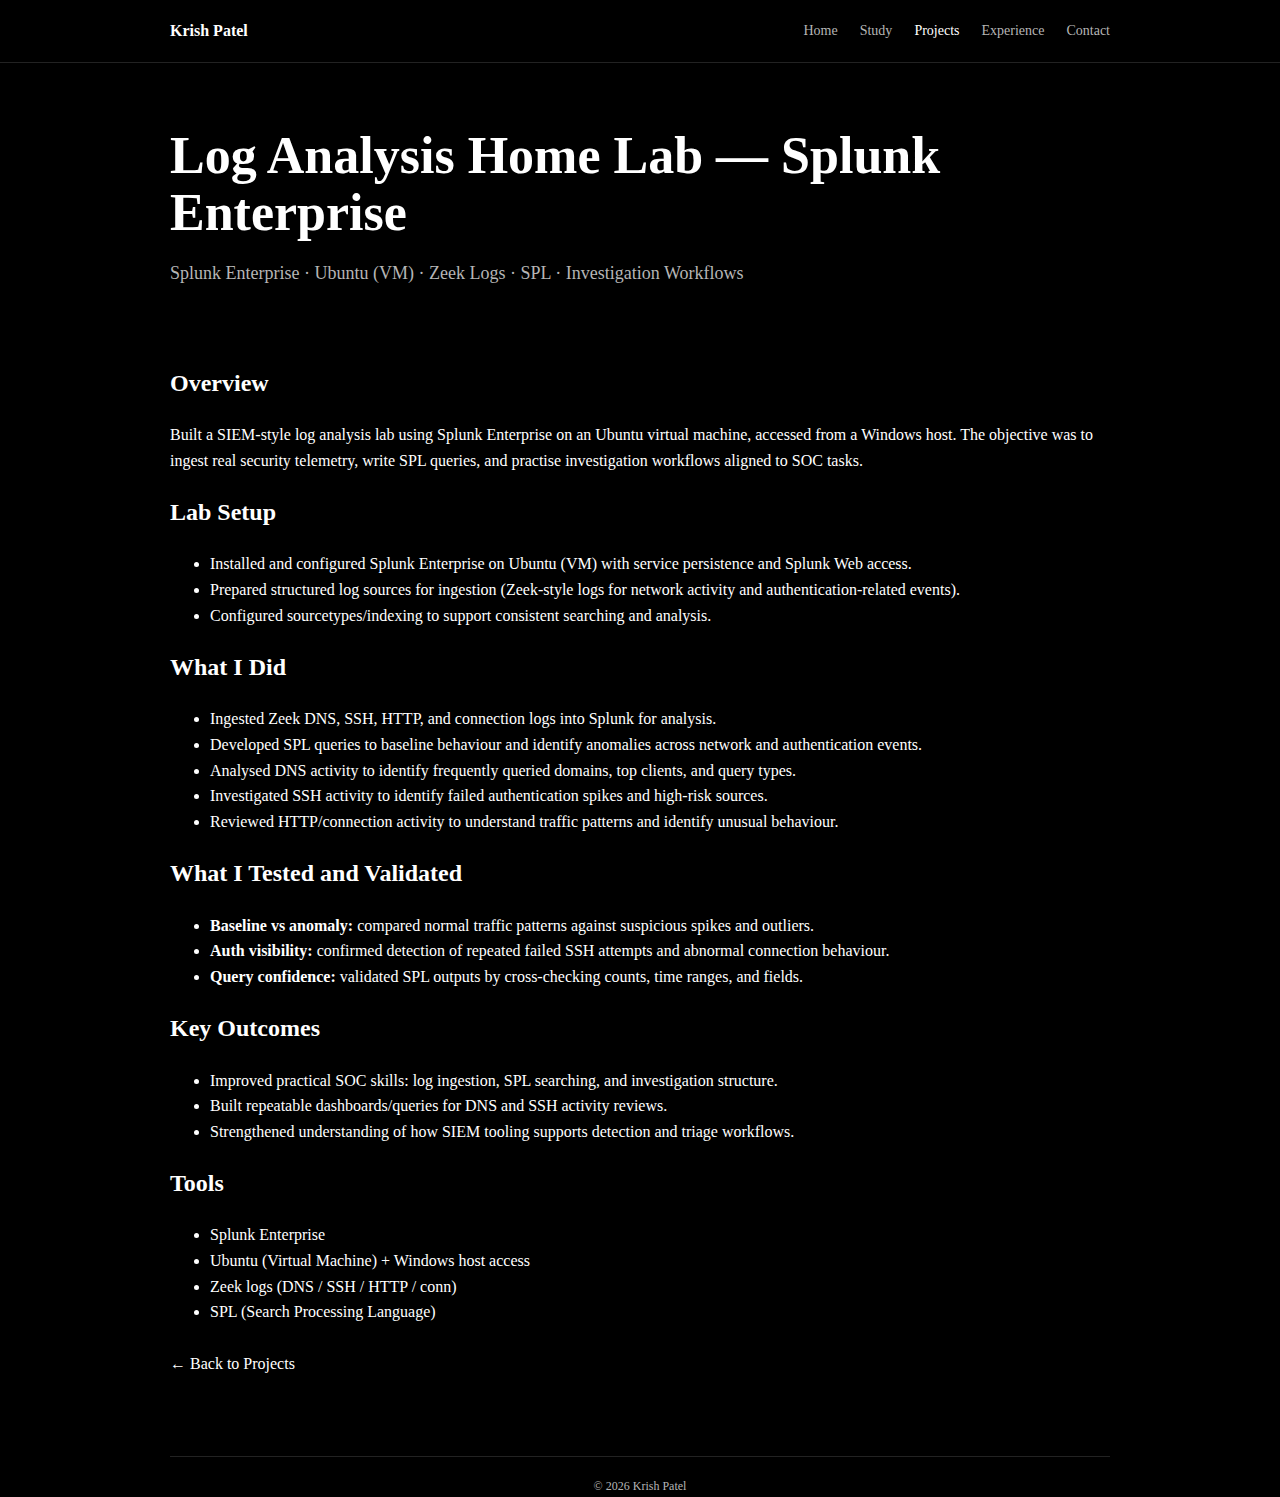
<file: projects/splunk.html>
<!-- File: projects/splunk.html -->
<!doctype html>
<html lang="en">
<head>
  <meta charset="utf-8" />
  <meta name="viewport" content="width=device-width,initial-scale=1" />
  <title>Splunk Log Analysis Lab | Krish Patel</title>
  <link rel="stylesheet" href="../assets/css/style.css?v=reset1" />
</head>
<body>

  <div class="topbar">
    <div class="container">
      <nav class="nav">
        <div class="brand"><strong>Krish Patel</strong></div>
        <div class="navlinks">
          <a href="../index.html">Home</a>
          <a href="../studies.html">Study</a>
          <a href="../projects.html" class="active">Projects</a>
          <a href="../experience.html">Experience</a>
          <a href="../contact.html">Contact</a>
        </div>
      </nav>
    </div>
  </div>

  <main class="container">
    <section class="hero">
      <h1>Log Analysis Home Lab — Splunk Enterprise</h1>
      <p class="subtitle">Splunk Enterprise · Ubuntu (VM) · Zeek Logs · SPL · Investigation Workflows</p>
    </section>

    <section class="section">
      <h2>Overview</h2>
      <p class="project-desc">
        Built a SIEM-style log analysis lab using Splunk Enterprise on an Ubuntu virtual machine, accessed from a Windows host.
        The objective was to ingest real security telemetry, write SPL queries, and practise investigation workflows aligned to SOC tasks.
      </p>

      <h2>Lab Setup</h2>
      <ul class="list">
        <li>Installed and configured Splunk Enterprise on Ubuntu (VM) with service persistence and Splunk Web access.</li>
        <li>Prepared structured log sources for ingestion (Zeek-style logs for network activity and authentication-related events).</li>
        <li>Configured sourcetypes/indexing to support consistent searching and analysis.</li>
      </ul>

      <h2>What I Did</h2>
      <ul class="list">
        <li>Ingested Zeek DNS, SSH, HTTP, and connection logs into Splunk for analysis.</li>
        <li>Developed SPL queries to baseline behaviour and identify anomalies across network and authentication events.</li>
        <li>Analysed DNS activity to identify frequently queried domains, top clients, and query types.</li>
        <li>Investigated SSH activity to identify failed authentication spikes and high-risk sources.</li>
        <li>Reviewed HTTP/connection activity to understand traffic patterns and identify unusual behaviour.</li>
      </ul>

      <h2>What I Tested and Validated</h2>
      <ul class="list">
        <li><strong>Baseline vs anomaly:</strong> compared normal traffic patterns against suspicious spikes and outliers.</li>
        <li><strong>Auth visibility:</strong> confirmed detection of repeated failed SSH attempts and abnormal connection behaviour.</li>
        <li><strong>Query confidence:</strong> validated SPL outputs by cross-checking counts, time ranges, and fields.</li>
      </ul>

      <h2>Key Outcomes</h2>
      <ul class="list">
        <li>Improved practical SOC skills: log ingestion, SPL searching, and investigation structure.</li>
        <li>Built repeatable dashboards/queries for DNS and SSH activity reviews.</li>
        <li>Strengthened understanding of how SIEM tooling supports detection and triage workflows.</li>
      </ul>

      <h2>Tools</h2>
      <ul class="list">
        <li>Splunk Enterprise</li>
        <li>Ubuntu (Virtual Machine) + Windows host access</li>
        <li>Zeek logs (DNS / SSH / HTTP / conn)</li>
        <li>SPL (Search Processing Language)</li>
      </ul>

      <p style="margin-top:26px;">
        <a class="details-link" href="../projects.html">← Back to Projects</a>
      </p>
    </section>

    <div class="footer">© <span id="year"></span> Krish Patel</div>
  </main>

  <script>document.getElementById("year").textContent = new Date().getFullYear();</script>
</body>
</html>
</file>
<file: assets/css/style.css>
/* ===== PURE BLACK & WHITE THEME ===== */

:root {
  --bg: #000000;
  --text: #ffffff;
  --muted: #b5b5b5;
  --border: #222222;
}

* {
  box-sizing: border-box;
}

html, body {
  margin: 0;
  padding: 0;
}

body {
  font-family: "Times New Roman", Times, Georgia, "Nimbus Roman", serif;
  background: var(--bg);
  color: var(--text);
  line-height: 1.6;
}


/* Links */
a {
  color: var(--text);
  text-decoration: none;
}

a:hover {
  text-decoration: underline;
}

/* Container */
.container {
  max-width: 980px;
  margin: 0 auto;
  padding: 0 20px;
}

/* Top bar */
.topbar {
  border-bottom: 1px solid var(--border);
  background: var(--bg);
}

.nav {
  display: flex;
  justify-content: space-between;
  align-items: center;
  padding: 18px 0;
}

.brand strong {
  font-size: 16px;
  font-weight: 600;
}

.navlinks {
  display: flex;
  gap: 22px;
}

.navlinks a {
  font-size: 14px;
  color: var(--muted);
}

.navlinks a.active,
.navlinks a:hover {
  color: var(--text);
}

/* Hero */
.hero {
  padding: 64px 0 32px;
}

h1 {
  font-size: 52px;
  line-height: 1.1;
  margin: 0 0 16px;
  font-weight: 600;
}

.subtitle {
  font-size: 18px;
  color: var(--muted);
  margin-bottom: 24px;
}

/* Bullet list */
.bullets {
  padding-left: 18px;
  margin-bottom: 20px;
}

.bullets li {
  margin: 10px 0;
  color: var(--text);
}

/* Buttons */
.cta {
  display: flex;
  gap: 14px;
  margin-bottom: 24px;
}

.btn {
  font-size: 14px;
  padding: 8px 0;
  border-bottom: 1px solid var(--text);
}

.btn.secondary {
  color: var(--muted);
  border-color: var(--muted);
}

/* Section titles */
.section-title {
  font-size: 14px;
  font-weight: 600;
  margin-top: 32px;
}

/* Social icons */
.social {
  display: flex;
  gap: 14px;
  margin-top: 12px;
}

.iconbtn {
  width: 36px;
  height: 36px;
  border: 1px solid var(--border);
  display: flex;
  align-items: center;
  justify-content: center;
}

.iconbtn svg {
  width: 18px;
  height: 18px;
  fill: var(--text);
}

/* Footer */
.footer {
  margin-top: 80px;
  padding-top: 20px;
  border-top: 1px solid var(--border);
  color: var(--muted);
  font-size: 12px;
  text-align: center;
}

/* Responsive */
@media (max-width: 640px) {
  h1 {
    font-size: 38px;
  }
  .subtitle {
    font-size: 16px;
  }
}

/* Study page: stack university + certifications on mobile */
@media (max-width: 900px) {
  .study-grid {
    grid-template-columns: 1fr;
  }
}
</file>
